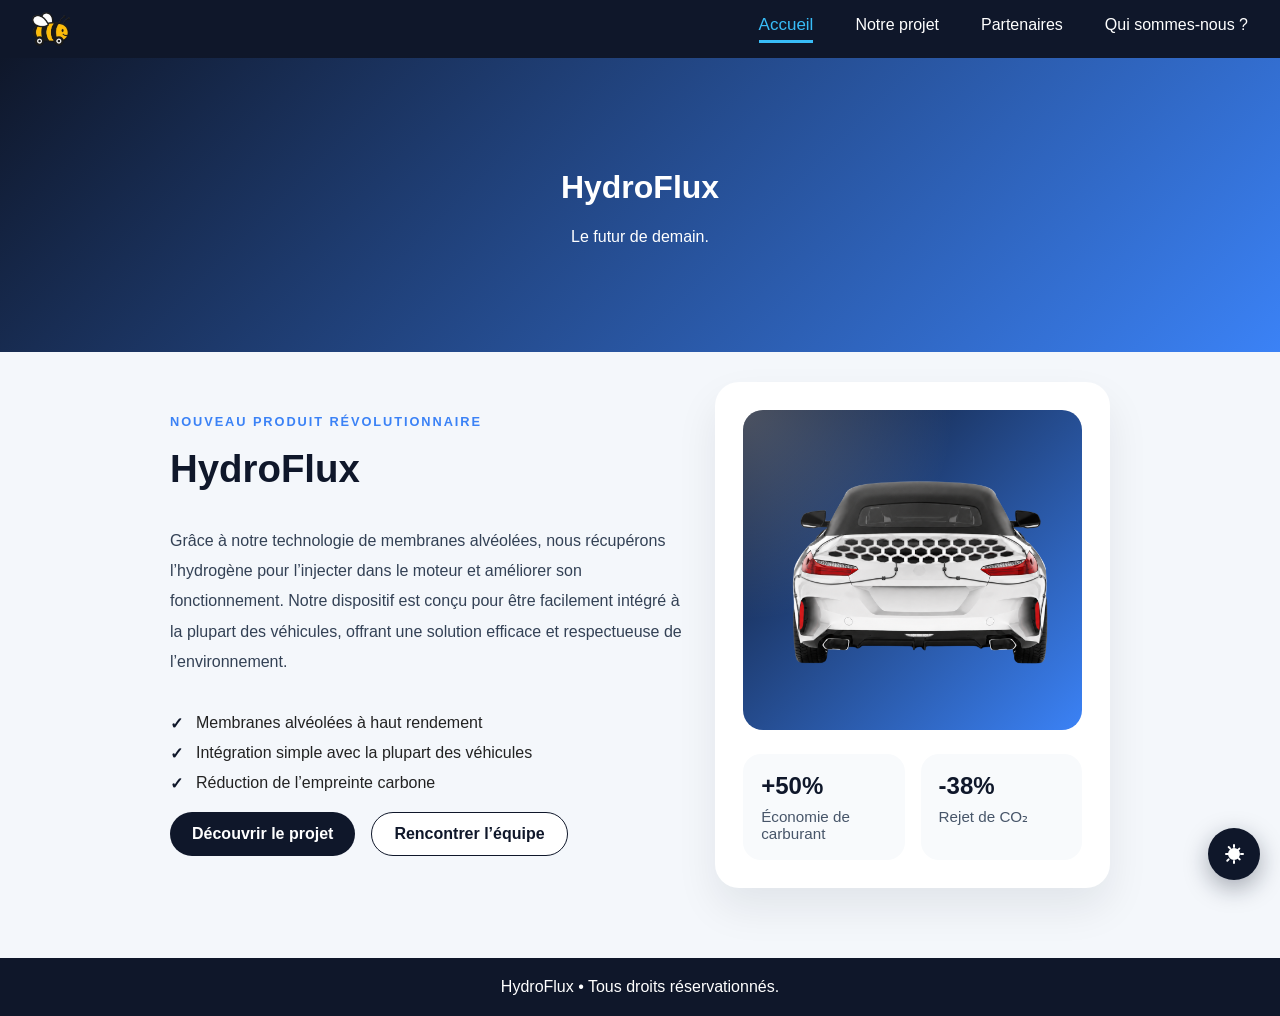
<file: index.html>
<!doctype html>
<html lang="fr">
  <head>
    <meta charset="utf-8">
    <meta name="viewport" content="width=device-width, initial-scale=1">
    <link rel="stylesheet" href="css/style.css?v=2">
    <link rel="icon" href="img/favicon-32x32.png" sizes="32x32" type="image/png">
    <link rel="icon" href="img/favicon-16x16.png" sizes="16x16" type="image/png">
    <link rel="apple-touch-icon" href="img/apple-touch-icon.png" sizes="180x180">
    <link rel="shortcut icon" href="img/favicon.ico" type="image/x-icon">
    <style>
      html {
        font-size: 16px !important;
        zoom: 1 !important;
        transform: none !important;
        -webkit-text-size-adjust: 100% !important;
        -ms-text-size-adjust: 100% !important;
      }
      body {
        font-size: 1rem !important;
        zoom: 1 !important;
        transform: none !important;
      }
    </style>
    <title>HydroFlux</title>
  </head>
  <body>
    <nav class="site-nav">
      <a href="index.html" class="logo-link">
        <img src="img/HydrofluxLogo.png" alt="HydraFlux logo">
      </a>
      <div class="nav-links">
        <a href="index.html" class="active">Accueil</a>
        <a href="projet.html">Notre projet</a>
        <a href="Partenaires.html">Partenaires</a>
        <a href="equipe.html">Qui sommes-nous ?</a>
      </div>
    </nav>

    <header>
      <h1>HydroFlux</h1>
      <p>Le futur de demain.</p>
    </header>

    <main class="container">
      <section class="product-showcase">
        <div class="product-copy">
          <span class="eyebrow">Nouveau produit révolutionnaire</span>
          <h2>HydroFlux</h2>
          <p>
            Grâce à notre technologie de membranes alvéolées, nous récupérons l’hydrogène pour l’injecter dans le moteur et améliorer son fonctionnement. Notre dispositif est conçu pour être facilement intégré à la plupart des véhicules, offrant une solution efficace et respectueuse de l’environnement.
          </p>
          <ul class="product-features">
            <li>Membranes alvéolées à haut rendement</li>
            <li>Intégration simple avec la plupart des véhicules</li>
            <li>Réduction de l’empreinte carbone</li>
          </ul>
          <div class="product-actions">
            <a href="projet.html" class="button primary">Découvrir le projet</a>
            <a href="equipe.html" class="button secondary">Rencontrer l’équipe</a>
          </div>
        </div>
        <div class="product-card">
          <div class="product-image">
            <img src="img/Voiture.png" alt="Image du produit">
          </div>
          <div class="product-stats">
            <div>
              <strong>+50%</strong>
              <span>Économie de carburant</span>
            </div>
            <div>
              <strong>-38%</strong>
              <span>Rejet de CO₂</span>
            </div>
          </div>
        </div>
      </section>
    </main>

    <footer>HydroFlux • Tous droits réservationnés.</footer>
    <script src="js/script.js"></script>
  </body>
</html>
</file>
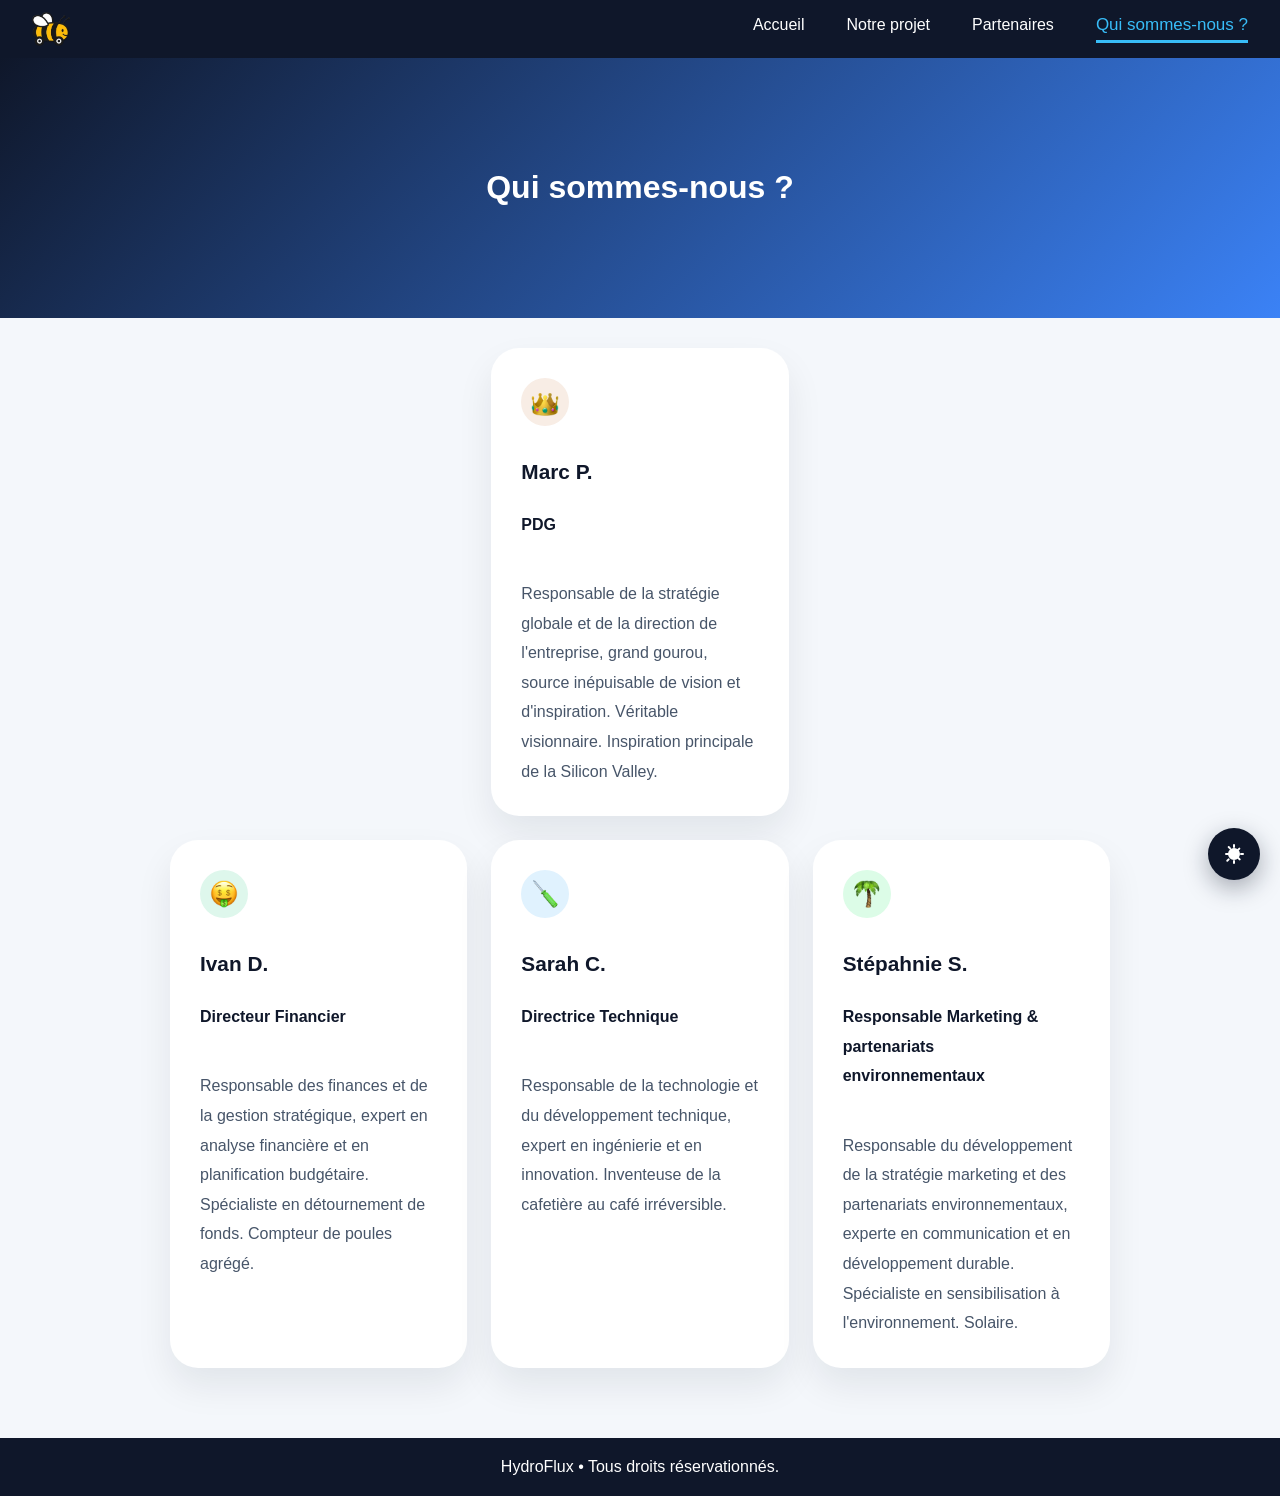
<file: equipe.html>
<!doctype html>
<html lang="fr">
	<head>
		<meta charset="utf-8">
		<meta name="viewport" content="width=device-width, initial-scale=1">
		<link rel="stylesheet" href="css/style.css?v=2">
		<link rel="icon" href="img/favicon-32x32.png" sizes="32x32" type="image/png">
		<link rel="icon" href="img/favicon-16x16.png" sizes="16x16" type="image/png">
		<link rel="apple-touch-icon" href="img/apple-touch-icon.png" sizes="180x180">
		<link rel="shortcut icon" href="img/favicon.ico" type="image/x-icon">
		<style>
			html {
				font-size: 16px !important;
				zoom: 1 !important;
				transform: none !important;
				-webkit-text-size-adjust: 100% !important;
				-ms-text-size-adjust: 100% !important;
			}
			body {
				font-size: 1rem !important;
				zoom: 1 !important;
				transform: none !important;
			}
		</style>
		<title>Équipe</title>
	</head>
	<body>
		<nav class="site-nav">
			<a href="index.html" class="logo-link">
				<img src="img/HydrofluxLogo.png" alt="HydroFlux logo">
			</a>
			<div class="nav-links">
				<a href="index.html">Accueil</a>
				<a href="projet.html">Notre projet</a>
				<a href="Partenaires.html">Partenaires</a>
				<a href="equipe.html" class="active">Qui sommes-nous ?</a>
			</div>
		</nav>

		<header>
			<h1>Qui sommes-nous ?</h1>
		</header>

		<main class="container">
			<div class="team">
				<div class="card">
					<div class="card-icon crown">
						<img src="img/crown.png" alt="Crown icon">
					</div>
					<h3>Marc P.</h3>
					<p>
						<b>PDG</b><br>
						Responsable de la stratégie globale et de la direction de l'entreprise, grand gourou, source inépuisable de vision et d'inspiration. Véritable visionnaire. Inspiration principale de la Silicon Valley.
					</p>
				</div>

				<div class="card">
					<div class="card-icon dollar">
						<img src="img/money_mouth_face.png" alt="Dollar icon">
					</div>
					<h3>Ivan D.</h3>
					<p>
						<b>Directeur Financier</b><br>
						Responsable des finances et de la gestion stratégique, expert en analyse financière et en planification budgétaire. Spécialiste en détournement de fonds. Compteur de poules agrégé.
					</p>
				</div>

				<div class="card">
					<div class="card-icon screwdriver">
						<img src="img/screwdriver.png" alt="Screwdriver icon">
					</div>
					<h3>Sarah C.</h3>
					<p>
						<b>Directrice Technique</b><br>
						Responsable de la technologie et du développement technique, expert en ingénierie et en innovation. Inventeuse de la cafetière au café irréversible.
					</p>
				</div>

				<div class="card">
					<div class="card-icon tree">
						<img src="img/palm_tree.png" alt="Tree icon">
					</div>
					<h3>Stépahnie S.</h3>
					<p>
						<b>Responsable Marketing & partenariats environnementaux</b><br>
						Responsable du développement de la stratégie marketing et des partenariats environnementaux, experte en communication et en développement durable. Spécialiste en sensibilisation à l'environnement. Solaire.
					</p>
				</div>
			</div>
		</main>

		<footer>HydroFlux • Tous droits réservationnés.</footer>

		<script src="js/script.js"></script>
	</body>
</html>
</file>
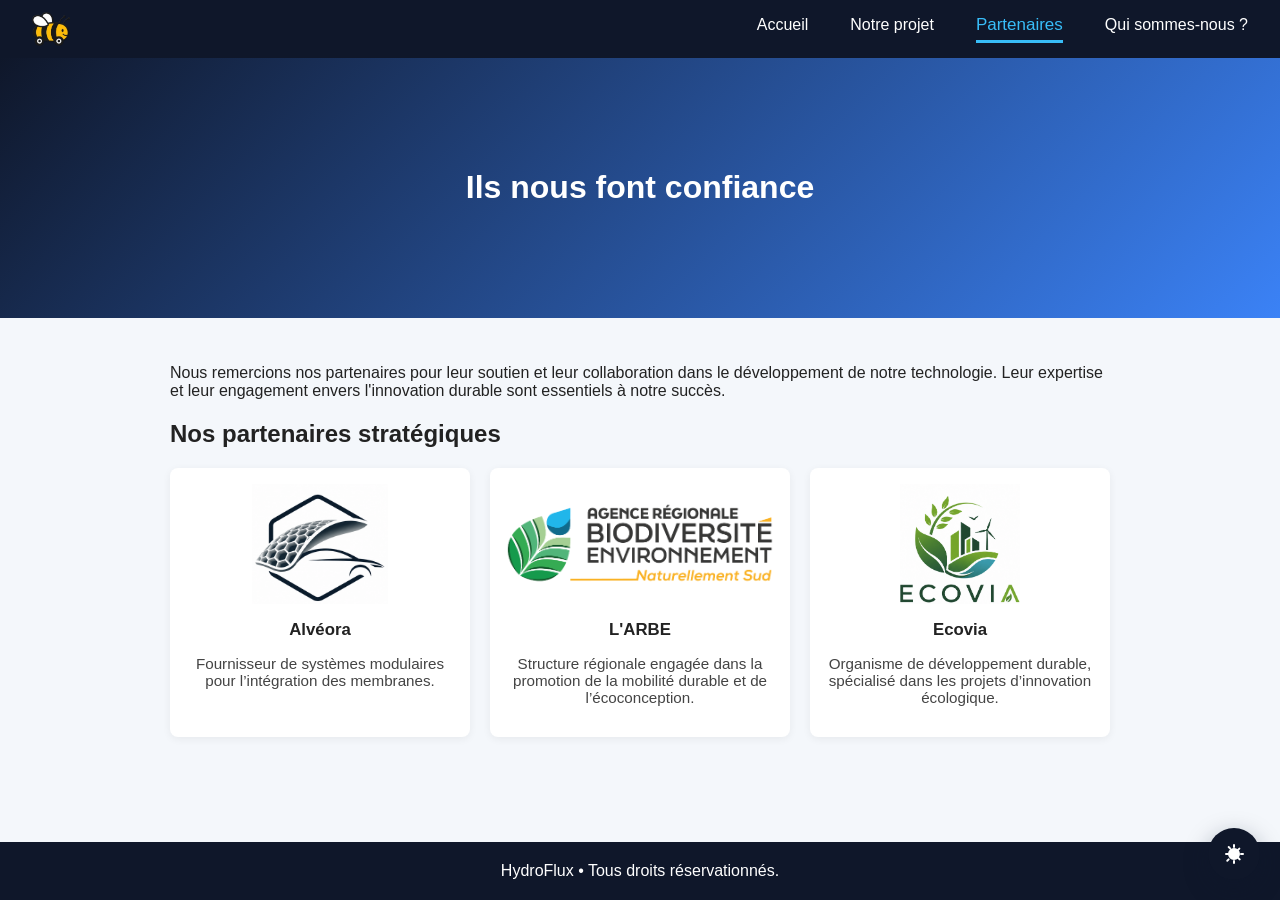
<file: Partenaires.html>
<!doctype html>
<html lang="fr">
  <head>
    <meta charset="utf-8">
    <meta name="viewport" content="width=device-width, initial-scale=1">
    <link rel="stylesheet" href="css/style.css?v=2">
    <link rel="icon" href="img/favicon-32x32.png" sizes="32x32" type="image/png">
    <link rel="icon" href="img/favicon-16x16.png" sizes="16x16" type="image/png">
    <link rel="apple-touch-icon" href="img/apple-touch-icon.png" sizes="180x180">
    <link rel="shortcut icon" href="img/favicon.ico" type="image/x-icon">
    <style>
      html {
        font-size: 16px !important;
        zoom: 1 !important;
        transform: none !important;
        -webkit-text-size-adjust: 100% !important;
        -ms-text-size-adjust: 100% !important;
      }
      body {
        font-size: 1rem !important;
        zoom: 1 !important;
        transform: none !important;
      }
      .partners-grid {
        display: grid;
        grid-template-columns: repeat(auto-fit, minmax(220px, 1fr));
        gap: 1.25rem;
        margin-top: 1rem;
      }
      .partner-card {
        background: #fff;
        border-radius: 8px;
        padding: 1rem;
        box-shadow: 0 2px 8px rgba(0,0,0,0.06);
        text-align: center;
      }
      .partner-card img { max-width: 100%; height: 120px; object-fit: contain; margin-bottom: 0.5rem; }
      .partner-card h3 { margin: 0.25rem 0; font-size: 1.05rem; }
      .partner-card p { color: #444; font-size: 0.95rem; }
      .partner-card a { display: inline-block; margin-top: 0.5rem; color: #0366d6; text-decoration: none; }
    </style>
    <title>Partenaires</title>
  </head>
  <body>
    <nav class="site-nav">
      <a href="index.html" class="logo-link">
        <img src="img/HydrofluxLogo.png" alt="HydraFlux logo">
      </a>
      <div class="nav-links">
        <a href="index.html">Accueil</a>
        <a href="projet.html">Notre projet</a>
        <a href="Partenaires.html" class="active">Partenaires</a>
        <a href="equipe.html">Qui sommes-nous ?</a>
      </div>
    </nav>

    <header>
      <h1>Ils nous font confiance</h1>
    </header>

    <main class="container">
      <section class="partners">
        <p>
          Nous remercions nos partenaires pour leur soutien et leur collaboration dans le développement de notre technologie. Leur expertise et leur engagement envers l'innovation durable sont essentiels à notre succès.
        </p>
        <h2>Nos partenaires stratégiques</h2>

        <div class="partners-grid">
          <article class="partner-card">
            <img src="img/Alveora.png">
            <h3>Alvéora</h3>
            <p>Fournisseur de systèmes modulaires pour l’intégration des membranes.</p>

          </article>

          <article class="partner-card">
            <img src="img/ARBE.png">
            <h3>L'ARBE</h3>
            <p>Structure régionale engagée dans la promotion de la mobilité durable et de l’écoconception.</p>

          </article>

          <article class="partner-card">
            <img src="img/Ecovia.png" alt="Eco Labs logo">
            <h3>Ecovia</h3>
            <p>Organisme de développement durable, spécialisé dans les projets d’innovation écologique.</p>

          </article>
        </div>
      </section>
    </main>

    <footer>HydroFlux • Tous droits réservationnés.</footer>
    <script src="js/script.js"></script>
  </body>
</html>
</file>
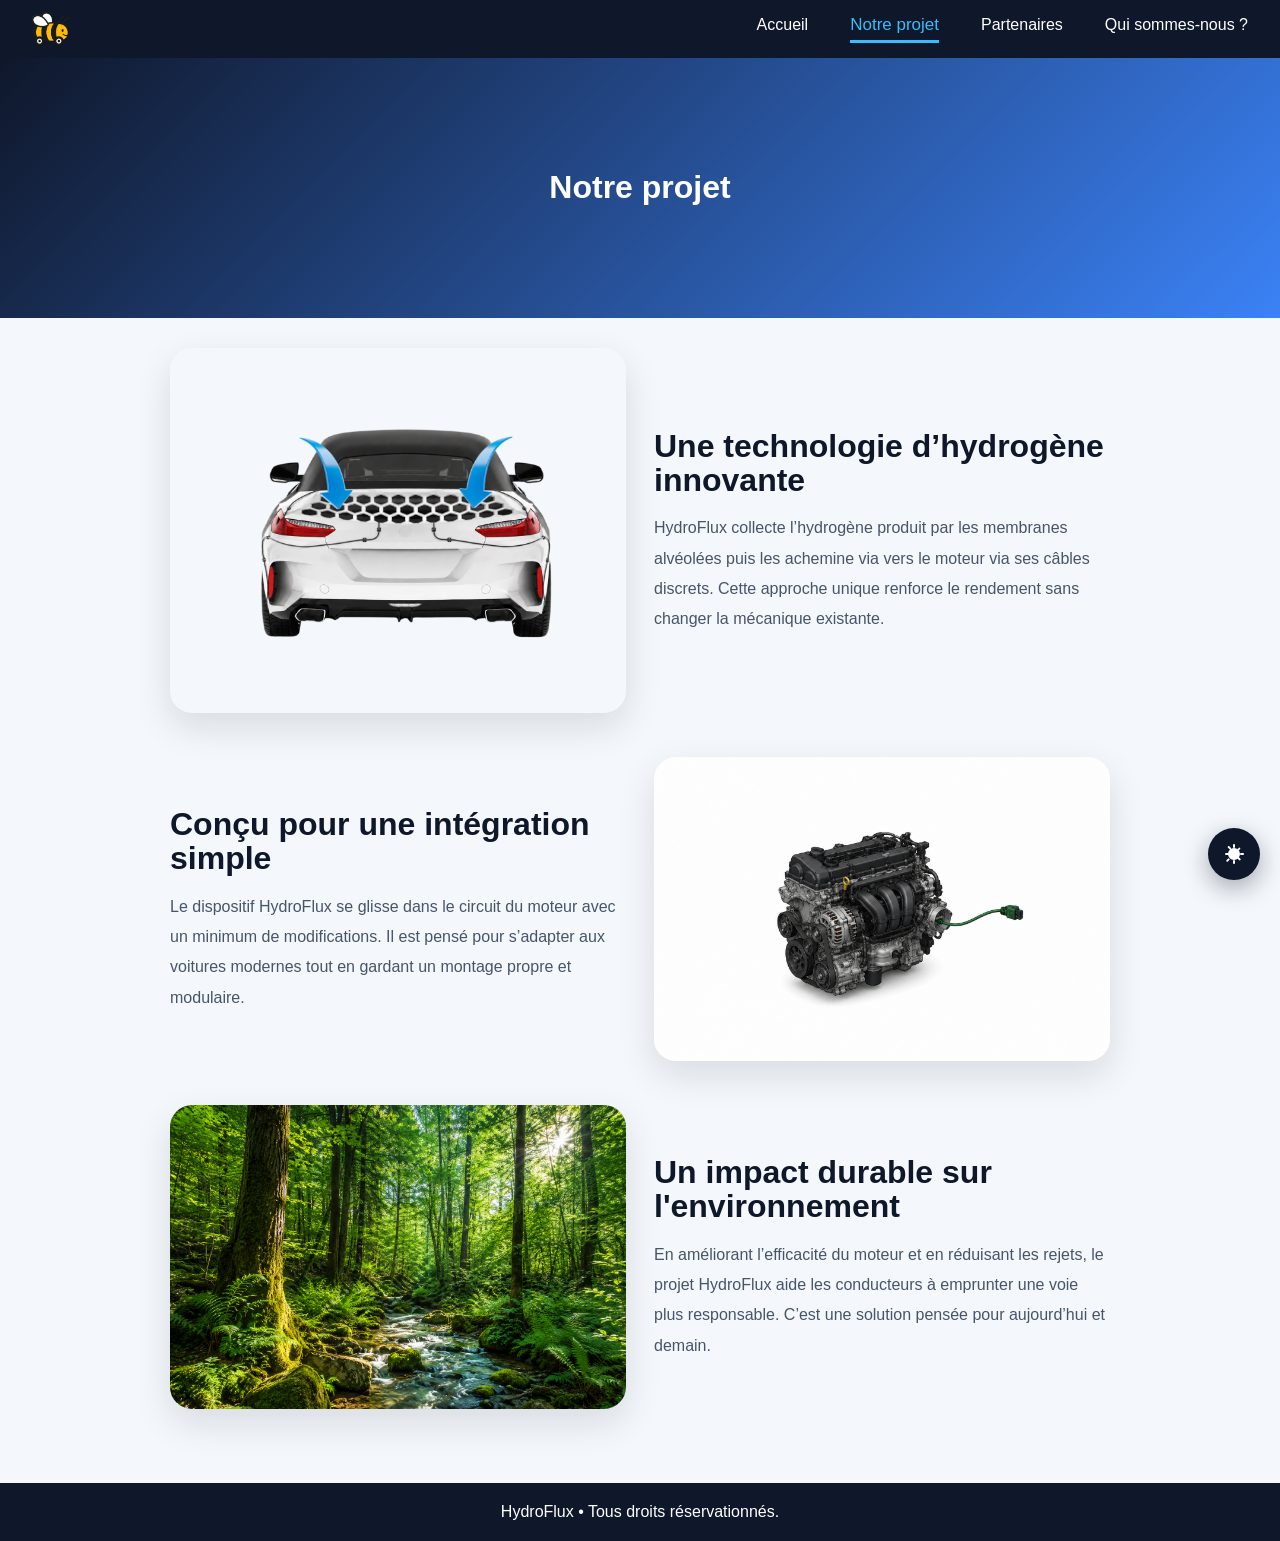
<file: projet.html>
<!doctype html>
<html lang="fr">
  <head>
    <meta charset="utf-8">
    <meta name="viewport" content="width=device-width, initial-scale=1">
    <link rel="stylesheet" href="css/style.css?v=2">
    <link rel="icon" href="img/favicon-32x32.png" sizes="32x32" type="image/png">
    <link rel="icon" href="img/favicon-16x16.png" sizes="16x16" type="image/png">
    <link rel="apple-touch-icon" href="img/apple-touch-icon.png" sizes="180x180">
    <link rel="shortcut icon" href="img/favicon.ico" type="image/x-icon">
    <style>
      html {
        font-size: 16px !important;
        zoom: 1 !important;
        transform: none !important;
        -webkit-text-size-adjust: 100% !important;
        -ms-text-size-adjust: 100% !important;
      }
      body {
        font-size: 1rem !important;
        zoom: 1 !important;
        transform: none !important;
      }
    </style>
    <title>Projet</title>
  </head>
  <body>
    <nav class="site-nav">
      <a href="index.html" class="logo-link">
        <img src="img/HydrofluxLogo.png" alt="HydroFlux logo">
      </a>
      <div class="nav-links">
        <a href="index.html">Accueil</a>
        <a href="projet.html" class="active">Notre projet</a>
        <a href="Partenaires.html">Partenaires</a>
        <a href="equipe.html">Qui sommes-nous ?</a>
      </div>
    </nav>

    <header>
      <h1>Notre projet</h1>
    </header>

    <main class="container">
      <section class="project-feature">
        <div class="feature-row">
          <div class="feature-media">
            <img src="img/VoitureFlux.png" alt="Illustration technologie Hydrofux" loading="lazy">
          </div>
          <div class="feature-copy">
            <h2>Une technologie d’hydrogène innovante</h2>
            <p>
              HydroFlux collecte l’hydrogène produit par les membranes alvéolées
              puis les achemine via vers le moteur via ses câbles discrets. Cette
              approche unique renforce le rendement sans changer la mécanique
              existante.
            </p>
          </div>
        </div>

        <div class="feature-row reverse">
          <div class="feature-media">
            <img src="img/Moteur.png" alt="Intégration véhicule HydroFlux" loading="lazy">
          </div>
          <div class="feature-copy">
            <h2>Conçu pour une intégration simple</h2>
            <p>
              Le dispositif HydroFlux se glisse dans le circuit du moteur avec
              un minimum de modifications. Il est pensé pour s’adapter aux voitures
              modernes tout en gardant un montage propre et modulaire.
            </p>
          </div>
        </div>

        <div class="feature-row">
          <div class="feature-media">
            <img src="img/Foret.png" alt="Impact durable HydroFlux" loading="lazy">
          </div>
          <div class="feature-copy">
            <h2>Un impact durable sur l'environnement</h2>
            <p>
              En améliorant l’efficacité du moteur et en réduisant les rejets, le
              projet HydroFlux aide les conducteurs à emprunter une voie plus
              responsable. C’est une solution pensée pour aujourd’hui et demain.
            </p>
          </div>
        </div>
      </section>
    </main>

    <footer>HydroFlux • Tous droits réservationnés.</footer>
    <script src="js/script.js"></script>
  </body>
</html>
</file>
<file: css/style.css>
html {
	font-size: 16px !important;
	zoom: 1 !important;
}

body {
	display: flex;
	flex-direction: column;
	min-height: 100vh;
	font-family: Arial, sans-serif;
	margin: 0;
	background: #f4f7fb;
	color: #222;
	font-size: 1rem !important;
	transform: none !important;
}

*,
*::before,
*::after {
	box-sizing: border-box;
}

.site-nav,
nav {
	display: flex;
	align-items: center;
	justify-content: space-between;
	background: #0F172A;
	padding: 12px 20px;
	position: sticky;
	top: 0;
	z-index: 10;
}

nav a,
.nav-links a,
.site-nav .nav-links a {
	color: #fff;
	margin: 0 12px;
	text-decoration: none;
	font-size: 16px !important;
	font-weight: 400 !important;
	line-height: 1.2;
	transition: color 0.2s ease, transform 0.2s ease;
}

.nav-links a:hover {
	color: #93c5fd;
}

.nav-links a.active {
	font-weight: 700;
	color: #38bdf8;
	font-size: 17px !important;
	padding-bottom: 4px;
	border-bottom: 3px solid #38bdf8;
}

.site-nav .logo-link img,
.logo-link img {
	height: 34px !important;
	width: auto;
	display: block;
	background: transparent;
}

.nav-links {
	display: flex;
	gap: 18px;
}

header {
	background: linear-gradient(135deg, #0F172A, #3B82F6);
	color: #fff;
	padding: 90px 20px;
	text-align: center;
}

main.container {
	flex: 1;
	max-width: 1000px;
	margin: auto;
	padding: 30px;
}

.product-showcase {
	display: grid;
	grid-template-columns: 1.3fr 1fr;
	gap: 32px;
	align-items: center;
}

.product-copy {
	display: flex;
	flex-direction: column;
	gap: 20px;
}

.eyebrow {
	display: inline-block;
	text-transform: uppercase;
	letter-spacing: 0.15em;
	font-size: 0.8rem;
	font-weight: 700;
	color: #3b82f6;
}

.product-copy h2 {
	margin: 0;
	font-size: 2.4rem;
	line-height: 1.05;
	color: #0F172A;
}

.product-copy p {
	max-width: 620px;
	line-height: 1.9;
	color: #334155;
}

.project-feature {
	display: grid;
	gap: 40px;
}

.feature-row {
	display: flex;
	flex-wrap: wrap;
	align-items: center;
	gap: 28px;
}

.feature-row.reverse {
	flex-direction: row-reverse;
}

.feature-media,
.feature-copy {
	flex: 1 1 320px;
}

.feature-media img {
	width: 100%;
	height: 100%;
	min-height: 260px;
	border-radius: 22px;
	object-fit: cover;
	box-shadow: 0 14px 36px rgba(15, 23, 42, 0.12);
}

.feature-copy h2 {
	margin: 0 0 16px;
	font-size: 2rem;
	line-height: 1.05;
	color: #0F172A;
}

.feature-copy p {
	margin: 0;
	color: #475569;
	line-height: 1.9;
}

.product-features {
	list-style: none;
	padding: 0;
	margin: 0;
	display: grid;
	gap: 12px;
}

.product-features li {
	padding-left: 26px;
	position: relative;
}

.product-features li::before {
	content: '✓';
	position: absolute;
	left: 0;
	top: 0;
	color: #0F172A;
	font-weight: 700;
}

.product-actions {
	display: flex;
	gap: 16px;
	flex-wrap: wrap;
}

.button {
	display: inline-flex;
	align-items: center;
	justify-content: center;
	padding: 12px 22px;
	border-radius: 999px;
	font-weight: 700;
	text-decoration: none;
	transition: transform 0.2s ease, box-shadow 0.2s ease;
}

.button:hover {
	transform: translateY(-2px);
}

.button.primary {
	background: #0F172A;
	color: #fff;
}

.button.secondary {
	background: #fff;
	color: #0F172A;
	border: 1px solid #0F172A;
}

.product-card {
	background: #fff;
	border-radius: 24px;
	padding: 28px;
	box-shadow: 0 20px 42px rgba(15, 23, 42, 0.08);
	display: flex;
	flex-direction: column;
	gap: 24px;
}

.product-image {
	height: 320px;
	border-radius: 20px;
	background: linear-gradient(135deg, #0F172A 0%, #3B82F6 100%);
	position: relative;
	overflow: hidden;
}

.product-image img {
	width: 100%;
	height: 100%;
	object-fit: cover;
	display: block;
}

.product-image::after {
	content: '';
	position: absolute;
	inset: 0;
	background: radial-gradient(circle at top left, rgba(255, 255, 255, 0.25), transparent 45%);
	pointer-events: none;
}

.product-stats {
	display: grid;
	grid-template-columns: repeat(2, minmax(0, 1fr));
	gap: 16px;
}

.product-stats div {
	background: #f8fafc;
	border-radius: 18px;
	padding: 18px;
	display: flex;
	flex-direction: column;
	gap: 8px;
}

.product-stats strong {
	font-size: 1.5rem;
	color: #0F172A;
}

.product-stats span {
	font-size: 0.95rem;
	color: #475569;
}

.card {
	background: #fff;
	padding: 28px;
	border-radius: 24px;
	min-width: 0;
	box-shadow: 0 4px 18px rgba(0, 0, 0, 0.08);
	transition: transform 0.2s ease, box-shadow 0.2s ease;
	display: flex;
	flex-direction: column;
	gap: 18px;
}

.card:hover {
	transform: translateY(-4px);
	box-shadow: 0 10px 24px rgba(0, 0, 0, 0.12);
}

.card-icon {
	width: 48px;
	height: 48px;
	display: flex;
	align-items: center;
	justify-content: center;
	border-radius: 50%;
	background: #e2e8f0;
	margin-bottom: 16px;
}

.card-icon img {
	width: 28px;
	height: 28px;
	object-fit: contain;
}

.card-icon.dollar {
	background: #def7ec;
}

.card-icon.crown {
	background: #f8ede5;
}

.card-icon.screwdriver {
	background: #e0f2fe;
}

.card-icon.tree {
	background: #dcfce7;
}

.card h3 {
	margin: 0 0 8px;
	font-size: 1.3rem;
	font-weight: 700;
	color: #0F172A;
	padding-bottom: 0;
	border-bottom: none;
}

.card p {
	margin: 0;
	line-height: 1.85;
	color: #475569;
}

.card p b {
	display: block;
	margin-bottom: 10px;
	font-size: 1rem;
	color: #0F172A;
}

.team {
	display: grid;
	grid-template-columns: repeat(3, minmax(260px, 1fr));
	grid-template-rows: auto auto;
	gap: 24px;
	justify-items: center;
}

.team .card {
	width: 100%;
	max-width: 360px;
	padding: 30px;
	border-radius: 28px;
	box-shadow: 0 18px 36px rgba(15, 23, 42, 0.08);
}

.team .card:first-child {
	grid-column: 2;
}

.team .card:first-child {
	grid-column: 2;
	justify-self: center;
}

.team .card:nth-child(2) {
	grid-column: 1;
}

.team .card:nth-child(3) {
	grid-column: 2;
}

.team .card:nth-child(4) {
	grid-column: 3;
}

footer {
	background: #0F172A;
	color: #fff;
	text-align: center;
	padding: 20px;
	margin-top: 40px;
}

body.dark-theme {
	background: #0f172a;
	color: #e2e8f0;
}

body.dark-theme .site-nav,
body.dark-theme nav {
	background: #111827;
}

body.dark-theme header {
	background: linear-gradient(135deg, #111827, #1e293b);
}

body.dark-theme .card {
	background: #1f2937;
	box-shadow: 0 6px 20px rgba(0, 0, 0, 0.35);
}

body.dark-theme .card h3,
body.dark-theme .card p,
body.dark-theme .card p b {
	color: #f8fafc;
}

body.dark-theme footer {
	background: #111827;
}

.theme-toggle {
	position: fixed;
	bottom: 20px;
	right: 20px;
	width: 52px;
	height: 52px;
	border-radius: 50%;
	border: none;
	background: #0F172A;
	color: #fff;
	cursor: pointer;
	box-shadow: 0 8px 24px rgba(15, 23, 42, 0.35);
	display: grid;
	place-items: center;
	z-index: 999;
	transition: background 0.2s ease, transform 0.2s ease;
}

.theme-toggle:hover {
	transform: translateY(-2px);
	background: #1f2937;
}

.theme-toggle:focus {
	outline: 2px solid #93c5fd;
	outline-offset: 3px;
}

.theme-toggle svg {
	width: 24px;
	height: 24px;
	fill: currentColor;
}
</file>
